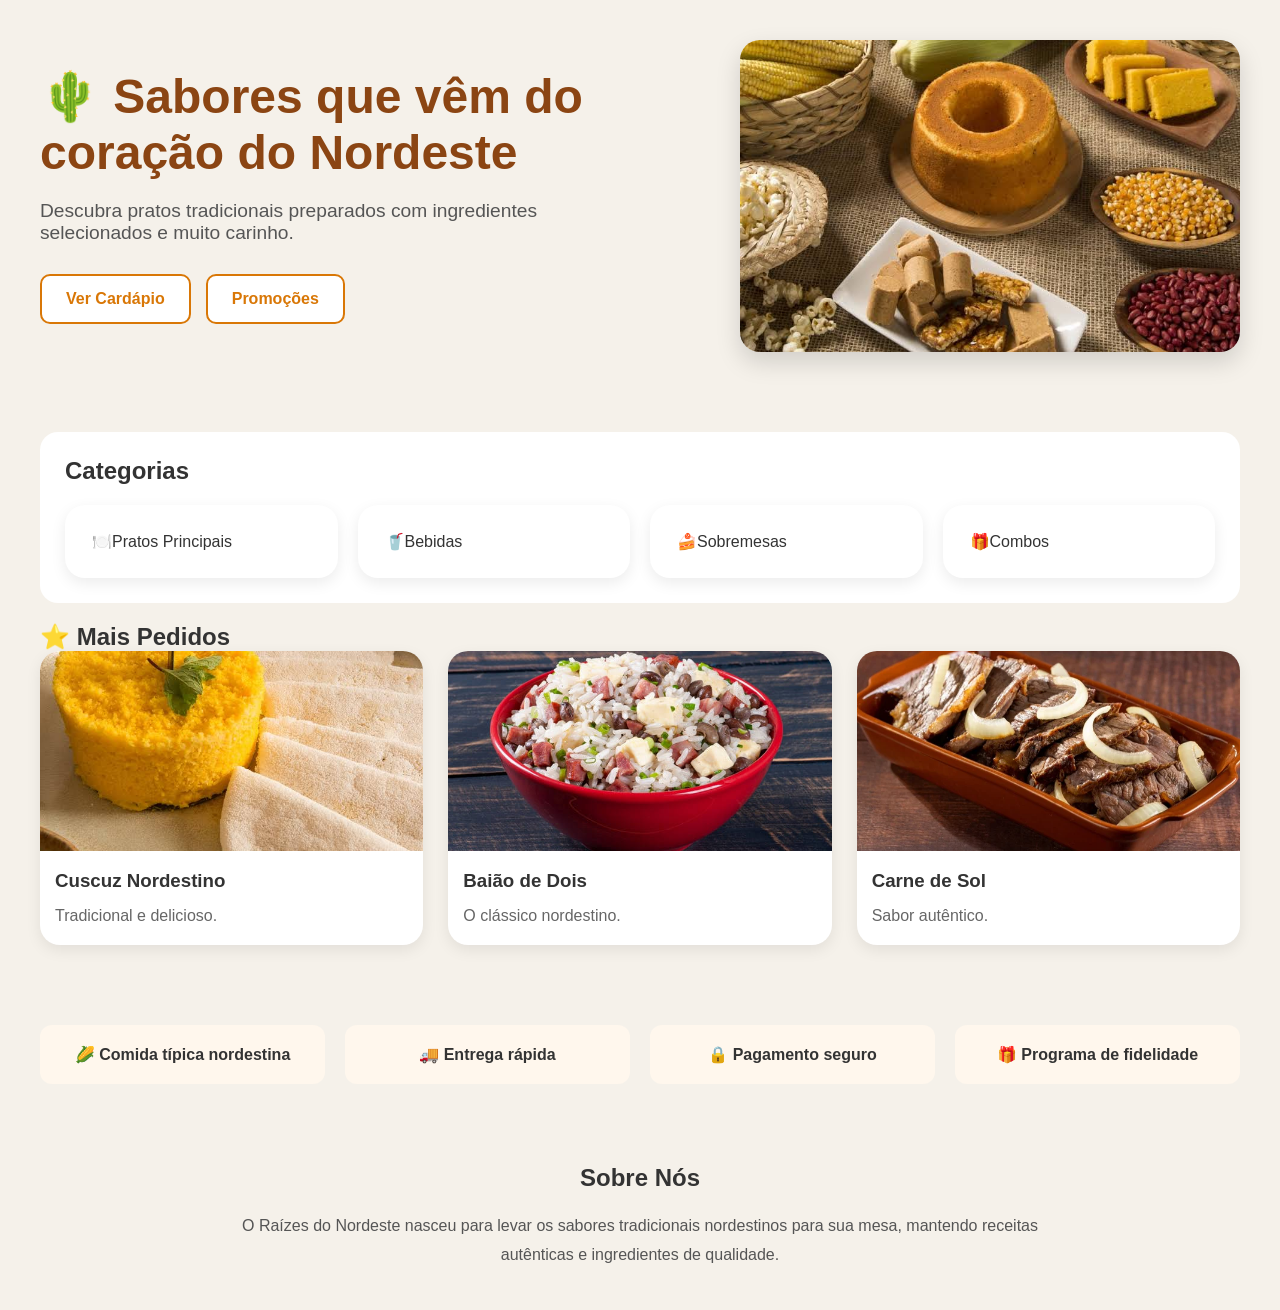
<file: Raizes do Nordeste/index.html>
<!DOCTYPE html>
<html lang="pt-BR">
<head>
    <meta charset="UTF-8">
    <meta name="viewport" content="width=device-width, initial-scale=1.0">
    <title>Inicio</title>

    <link rel="stylesheet" href="CSS/home.css">
    <link rel="shortcut icon" href="img/restaurante.png" type="image/x-icon">
</head>
<body>
    <main class="home-container">

    <!-- CONTEUDO -->
    <section class="content">
        <div class="content-pri">
            <h1>🌵 Sabores que vêm do coração do Nordeste</h1>
            <p>Descubra pratos tradicionais preparados com ingredientes selecionados e muito carinho.</p>
            <div class="content-buttons">
                <a href="cardápio.html" class="btn-primary">Ver Cardápio</a>
                <a href="promoções.html" class="btn-secondary">Promoções</a>
            </div>
        </div>
        <img src="img/Inicio.jpg" alt="">
    </section>

    <!-- CATEGORIAS -->
    <section class="categories">
        <h2>Categorias</h2>
        <div class="categories-grid">
            <div class="category-card">🍽️<span>Pratos Principais</span></div>
            <div class="category-card">🥤<span>Bebidas</span></div>
            <div class="category-card">🍰<span>Sobremesas</span></div>
            <div class="category-card">🎁<span>Combos</span></div>
        </div>
    </section>

    <!-- DESTAQUES -->
    <section class="featured">
        <h2>⭐ Mais Pedidos</h2>
        <div class="featured-grid">
            <div class="food-card">
                <img src="img/cuscuz.jpg" alt="Cuscuz">
                <h3>Cuscuz Nordestino</h3>
                <p>Tradicional e delicioso.</p>
            </div>
            <div class="food-card">
                <img src="img/Baião.jpg" alt="Baião">
                <h3>Baião de Dois</h3>
                <p>O clássico nordestino.</p>
            </div>
            <div class="food-card">
                <img src="img/Carne.jpg" alt="Carne de Sol">
                <h3>Carne de Sol</h3>
                <p>Sabor autêntico.</p>
            </div>
        </div>
    </section>

    <!-- BENEFÍCIOS -->
    <section class="benefits">
        <div class="benefit">🌽 Comida típica nordestina</div>
        <div class="benefit">🚚 Entrega rápida</div>
        <div class="benefit">🔒 Pagamento seguro</div>
        <div class="benefit">🎁 Programa de fidelidade</div>
    </section>

    <!-- SOBRE -->
    <section class="about">
        <h2>Sobre Nós</h2>
        <p>O Raízes do Nordeste nasceu para levar os sabores tradicionais nordestinos para sua mesa, mantendo receitas autênticas e ingredientes de qualidade.</p>
    </section>
</main>

    <script src="JS/Home.js"></script>

</body>
</html>
</file>
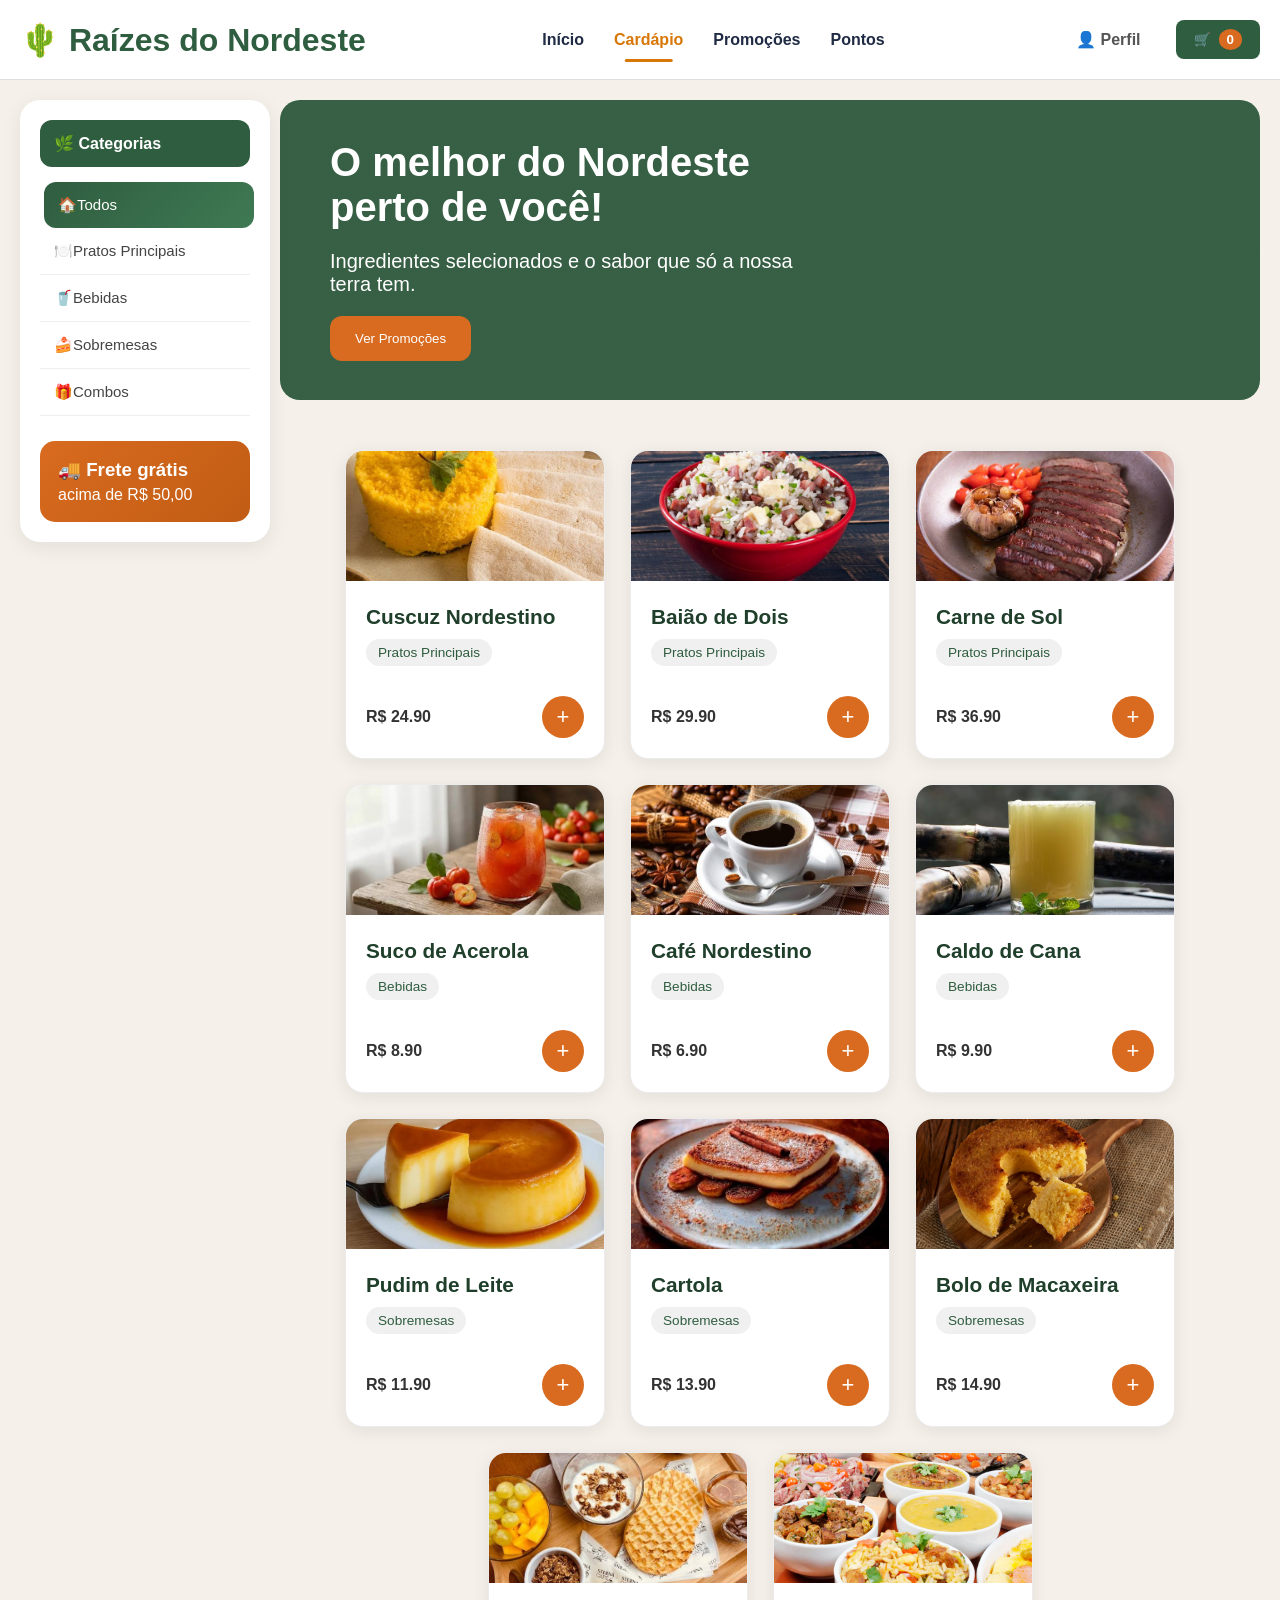
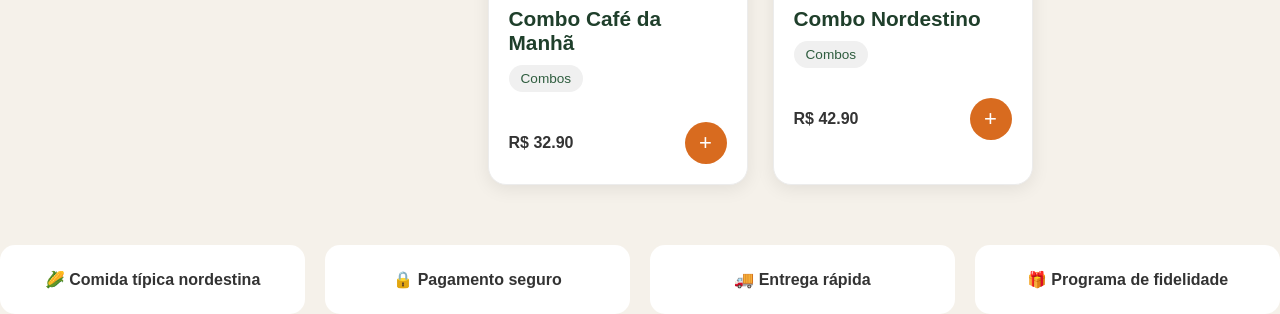
<file: Raizes do Nordeste/cardápio.html>
<!DOCTYPE html>
<html lang="pt-BR">

<head>
  <meta charset="UTF-8">
  <meta name="viewport" content="width=device-width, initial-scale=1.0">
  <title>Raízes do Nordeste</title>

  <link rel="stylesheet" href="CSS/menu.css">
  <link rel="shortcut icon" href="img/Cardápio.png" type="image/x-icon">
</head>

<body>

  <!-- HEADER -->
  <header class="header">
    <div class="logo">
      <h1>🌵 Raízes do Nordeste</h1>
    </div>
  <!-- NAVEGAÇÃO -->
    <nav class="menu">
      <a href="index.html" data-page="inicio">Início</a>
      <a href="cardápio.html" class="active" data-page="cardapio">Cardápio</a>
      <a href="promoções.html" data-page="promocoes">Promoções</a>
      <a href="pontos.html" data-page="pedidos">Pontos</a>
    </nav>
    <!-- AÇÕES -->
    <div class="header-actions">
      <a href="Login.html" class="profile-btn">👤 Perfil</a>
      <button class="cart-button" onclick="toggleCart()">🛒<span id="cart-count">0</span></button>
    </div>
  </header>

  <!-- CONTEÚDO -->
  <main class="container">
    <!-- SIDEBAR -->
    <aside class="sidebar">
      <div class="category-title">🌿 Categorias</div>
      <button class="category-btn active" onclick="filterProducts('Todos')">🏠Todos</button>
      <button class="category-btn" onclick="filterProducts('Pratos Principais')">🍽️Pratos Principais</button>
      <button class="category-btn" onclick="filterProducts('Bebidas')">🥤Bebidas</button>
      <button class="category-btn" onclick="filterProducts('Sobremesas')">🍰Sobremesas</button>
      <button class="category-btn" onclick="filterProducts('Combos')">🎁Combos</button>
      
      <div class="shipping-card">
        <h3>🚚 Frete grátis</h3>
        <p>acima de R$ 50,00</p>
      </div>
    </aside>

    <!-- Banner -->
    <div class="content">
      <section class="hero">
        <div class="hero-content">
          <h1>O melhor do Nordeste perto de você!</h1>
          <p>Ingredientes selecionados e o sabor que só a nossa terra tem.</p>
          <a href="promoções.html"><button>Ver Promoções</button></a>
        </div>
      </section>

    <!-- PRODUTOS -->
      <section class="products">
        <div id="products-container"></div>
      </section>
    </div>
  </main>

  <div class="cart-sidebar" id="cartSidebar">
    <div class="cart-header">
      <h2>🛒</h2>
      <button onclick="toggleCart()">✕</button>
    </div>
    <div id="cart-items"></div>
      <h3 id="total">Total: R$ 0,00</h3>
      <button class="checkout-btn" onclick="irParaPagamento()">Finalizar Pedido</button>
    <div id="mensagemCarrinho" class="mensagem-erro">
    ⚠️ Adicione pelo menos um item ao carrinho para continuar.
</div>
  </div>

    <!-- VANTAGENS -->
  <section class="benefits">
    <div class="benefit">🌽 Comida típica nordestina</div>
    <div class="benefit">🔒 Pagamento seguro</div>
    <div class="benefit">🚚 Entrega rápida</div>
    <div class="benefit">🎁 Programa de fidelidade</div>
  </section>

  <!-- TELA DE COMPRA -->
  <div id="successModal" class="modal">
    <div class="modal-content">
        <div class="success-icon">✔</div>
        <h2>Pedido Realizado!</h2>
        <p>Obrigado pela preferência. Seu pedido foi enviado com sucesso.</p>
        <button onclick="closeModal()">Fechar</button>
    </div>
</div>

  <script src="JS/cardapio.js"></script>

</body>
</html>
</file>
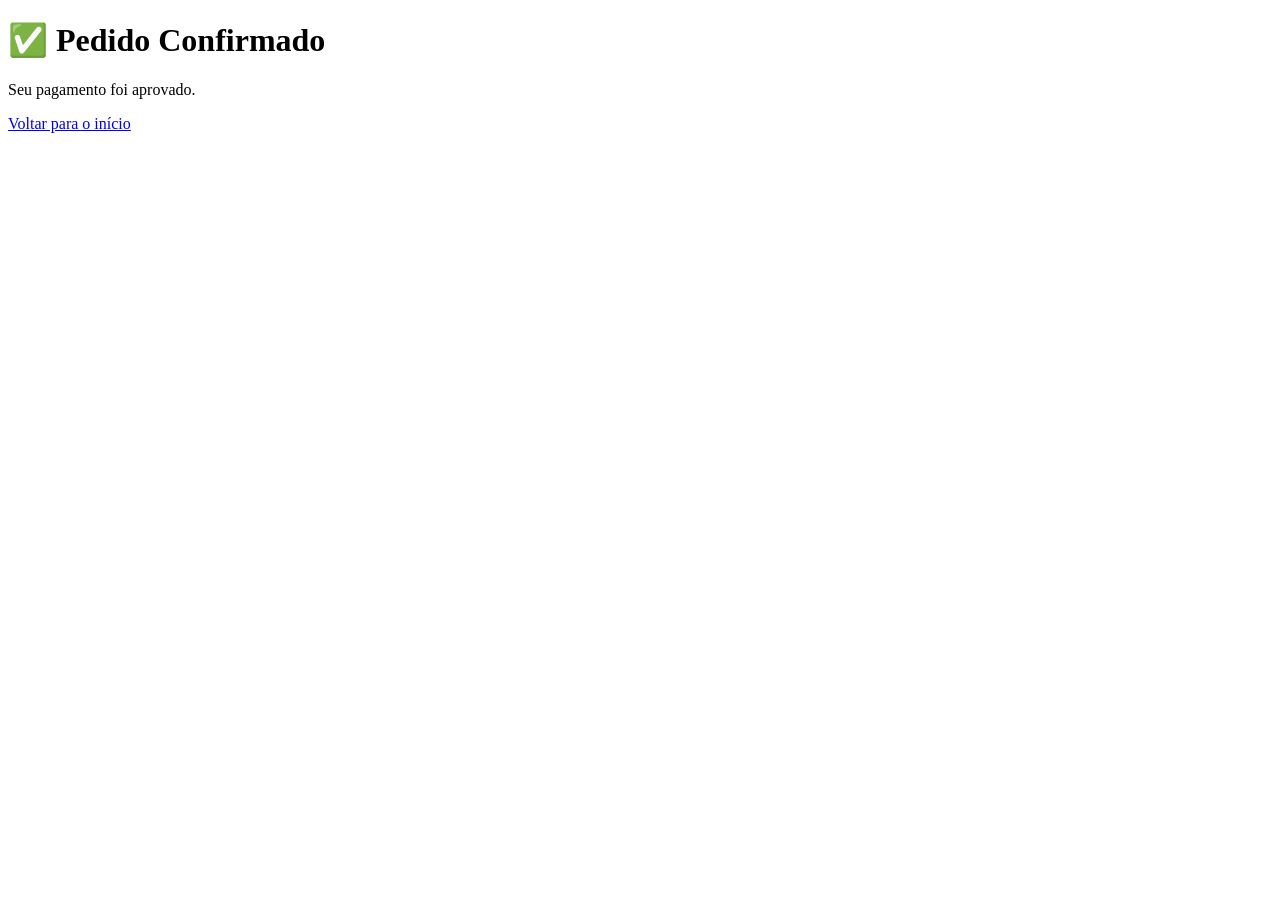
<file: Raizes do Nordeste/confirmacao.html>
<!DOCTYPE html>
<html lang="pt-BR">
<head>
<meta charset="UTF-8">
<title>Pedido Confirmado</title>
</head>
<body>

<h1>✅ Pedido Confirmado</h1>

<p>Seu pagamento foi aprovado.</p>

<a href="cardápio.html">
    Voltar para o início
</a>

</body>
</html>
</file>
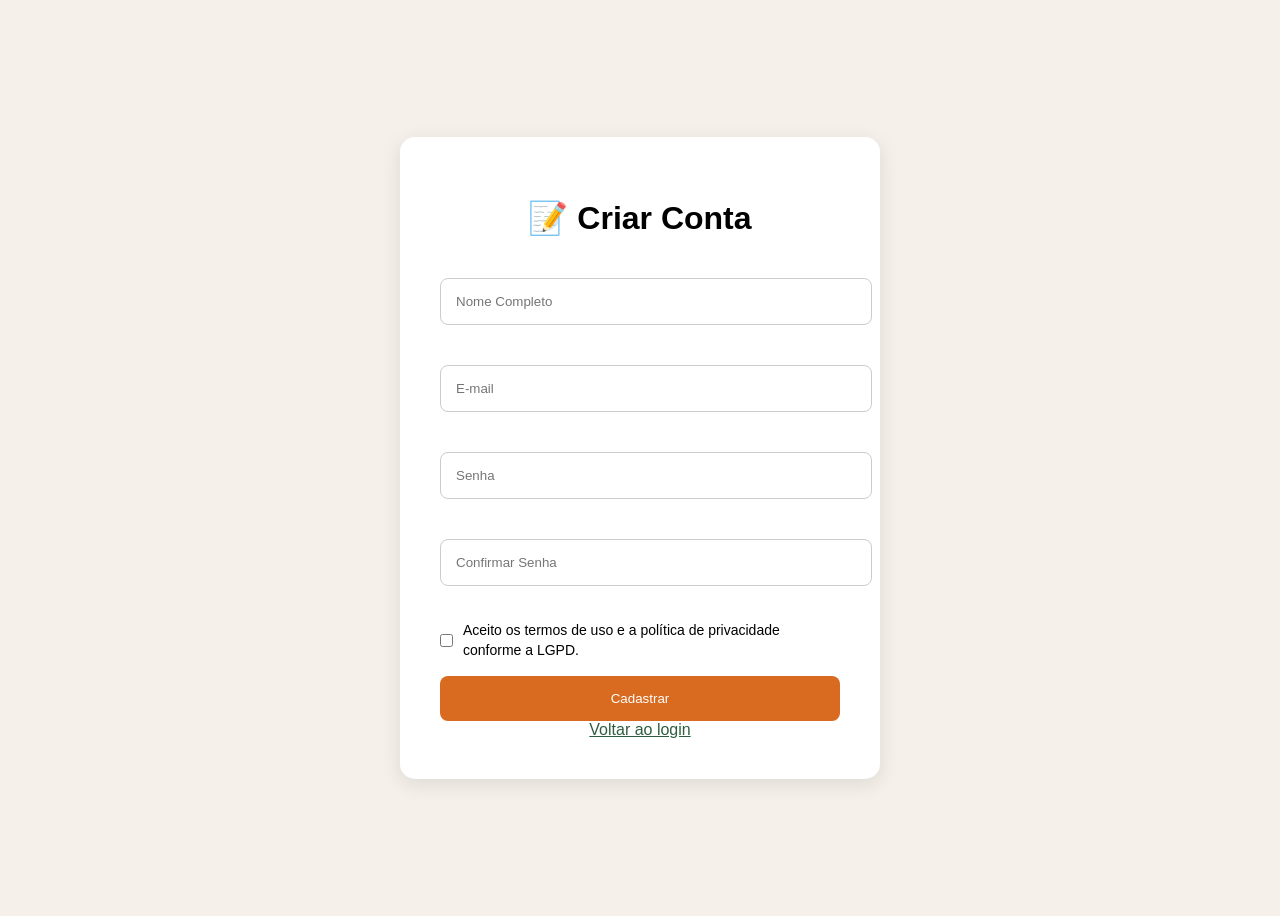
<file: Raizes do Nordeste/criarConta.html>
<!DOCTYPE html>
<html lang="pt-BR">

<head>
<meta charset="UTF-8">
<title>Criar Conta</title>

<link rel="stylesheet" href="CSS/cadastro.css">
<link rel="shortcut icon" href="img/Perfil.png" type="image/x-icon">
</head>

<body>
    <div class="container">
        <h1>📝 Criar Conta</h1>
        <div id="sucesso" class="sucesso">✅ Conta criada com sucesso! Redirecionando para o login...</div>
    <form id="cadastroForm">
        <input type="text" placeholder="Nome Completo" required>
        <input type="email" placeholder="E-mail" required>
        <input type="password" placeholder="Senha" required>
        <input type="password" placeholder="Confirmar Senha" required>
         <!-- LGPD -->
          <!-- Mensagem de erro -->
            <p id="erroLgpd" class="erro"></p>
        <div class="lgpd">
            <input type="checkbox" id="consent">
            <label for="consent">
              Aceito os termos de uso e a política
              de privacidade conforme a LGPD.
            </label>
          </div>
        <button type="submit">Cadastrar</button>

    </form>
<a href="Login.html">Voltar ao login</a>
</div>


<script src="JS/Cadastro.js"></script>

</body>
</html>
</file>
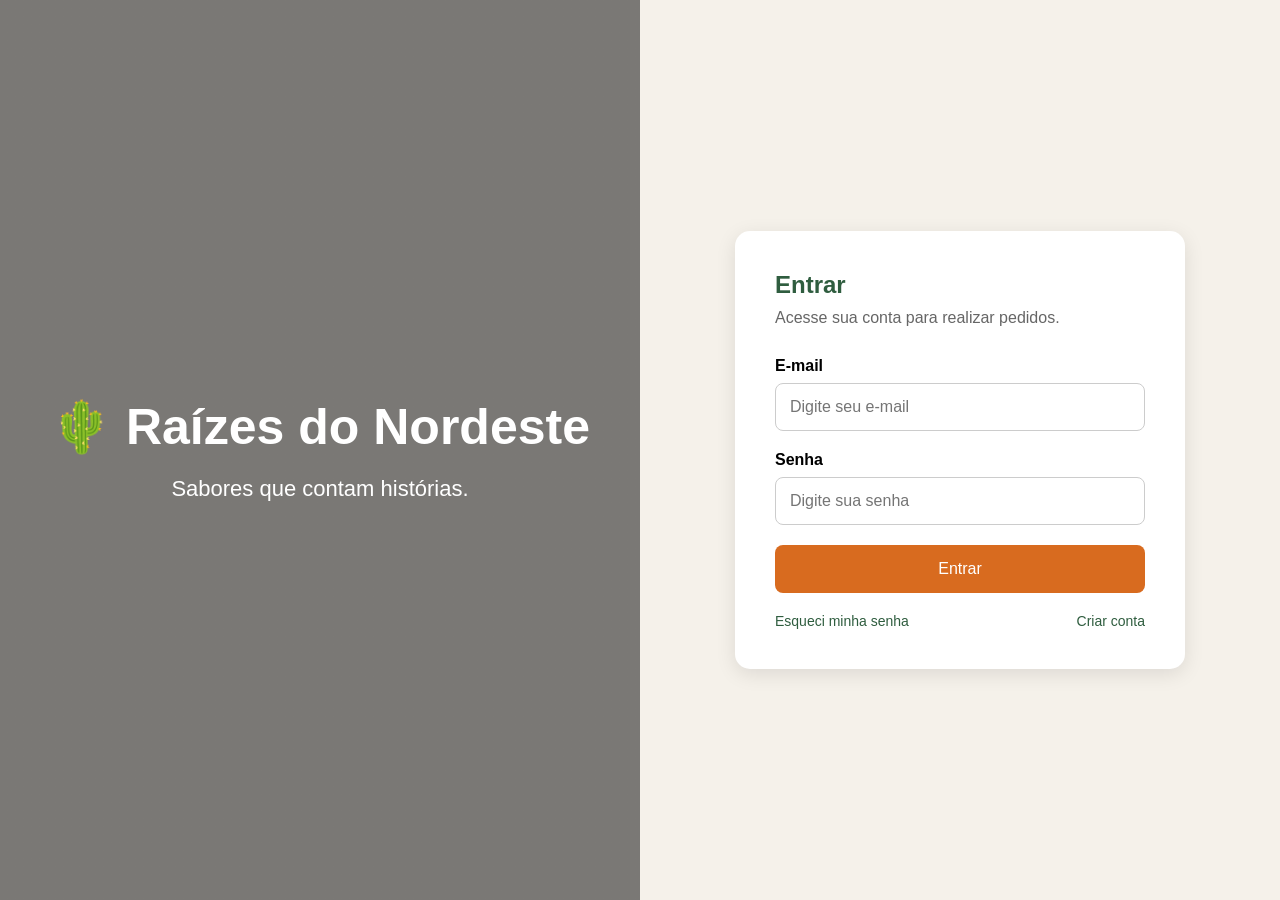
<file: Raizes do Nordeste/Login.html>
<!DOCTYPE html>
<html lang="pt-BR">

<head>

  <meta charset="UTF-8">

  <meta
    name="viewport"
    content="width=device-width, initial-scale=1.0"
  >

  <title>Login | Raízes do Nordeste</title>

  <link rel="stylesheet" href="CSS/login.css">
  <link rel="shortcut icon" href="img/Perfil.png" type="image/x-icon">

</head>

<body>

  <main class="login-container">

    <!-- LADO ESQUERDO -->
    <section class="login-banner">
      <div class="overlay">
        <h1>🌵 Raízes do Nordeste</h1>
        <p>Sabores que contam histórias.</p>
      </div>
    </section>

    <!-- FORMULÁRIO -->
    <section class="login-form-section">
      <div class="form-box">
        <h2>Entrar</h2>
        <p class="subtitle">Acesse sua conta para realizar pedidos.</p>
        <form id="loginForm">

          <!-- EMAIL -->
          <div class="input-group">
            <label>E-mail</label>
            <input
              type="email"
              id="email"
              placeholder="Digite seu e-mail"
              required
            >
          </div>

          <!-- SENHA -->
          <div class="input-group">
            <label>Senha</label>
            <input
              type="password"
              id="password"
              placeholder="Digite sua senha"
              required
            >
          </div>


          <!-- BOTÃO -->
          <button type="submit">Entrar</button>
        </form>

        <!-- LINKS -->
        <div class="links">
          <a href="senha.html">Esqueci minha senha</a>
          <a href="criarConta.html">Criar conta</a>
        </div>
      </div>
    </section>
  </main>
  <div id="mensagemLogin" class="mensagem-login">
  <h3>✅ Login realizado com sucesso!</h3>
  <p>Você será redirecionado para a página inicial em <span id="contador">3</span> segundos.</p>
</div>

  <script src="JS/login.js"></script>
</body>
</html>
</file>
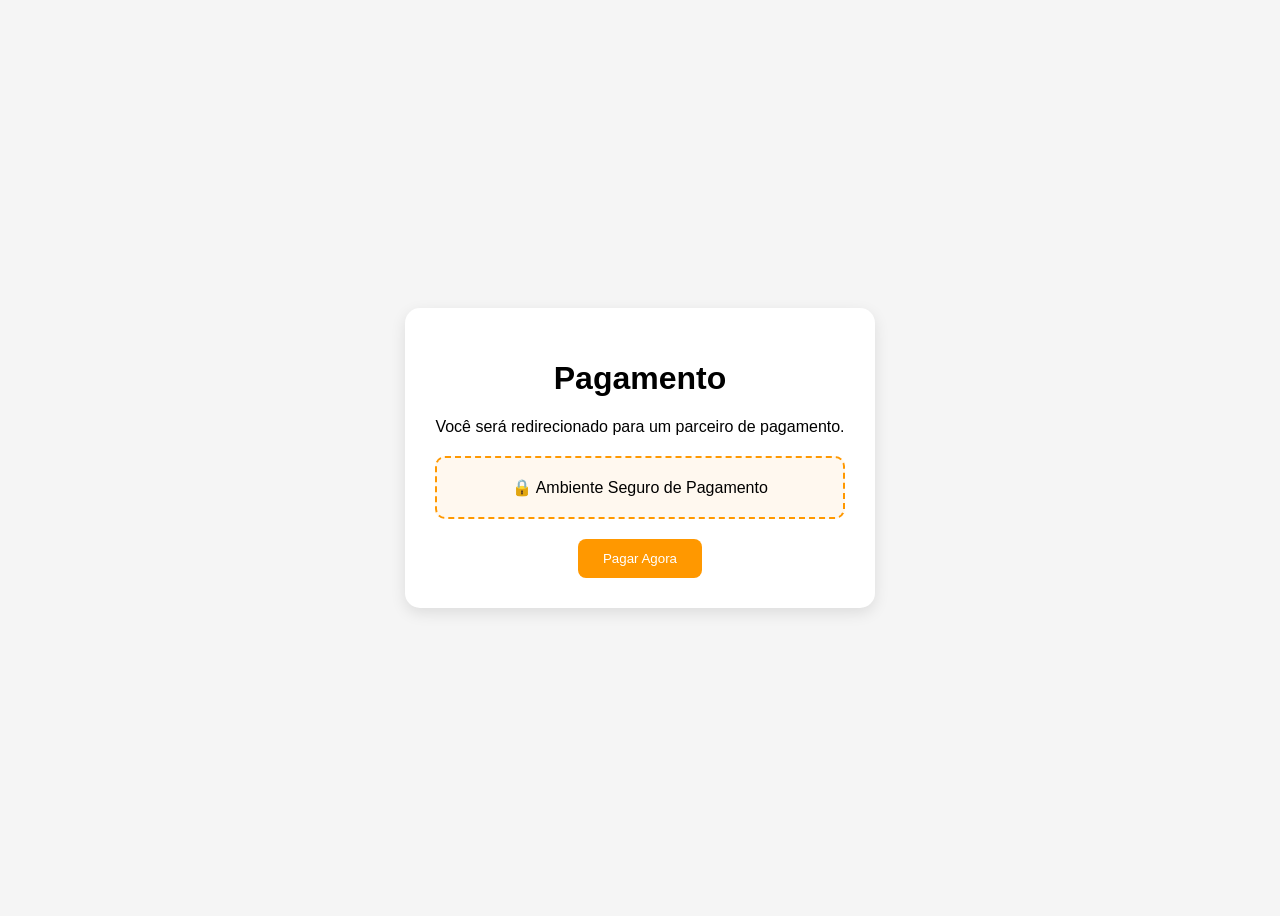
<file: Raizes do Nordeste/pagamento.html>
<!DOCTYPE html>
<html lang="pt-BR">
<head>
<meta charset="UTF-8">
<title>Pagamento</title>
<link rel="stylesheet" href="CSS/pagamento.css">
<link rel="shortcut icon" href="img/card.png" type="image/x-icon">
</head>

<body>
<div class="pagamento-container">

    <h1>Pagamento</h1>
    <p>Você será redirecionado para um parceiro de pagamento.</p>

    <div class="gateway">🔒 Ambiente Seguro de Pagamento</div>
    <button onclick="simularPagamento()">Pagar Agora</button>
</div>

<script src="JS/pagamento.js"></script>

</body>
</html>
</file>
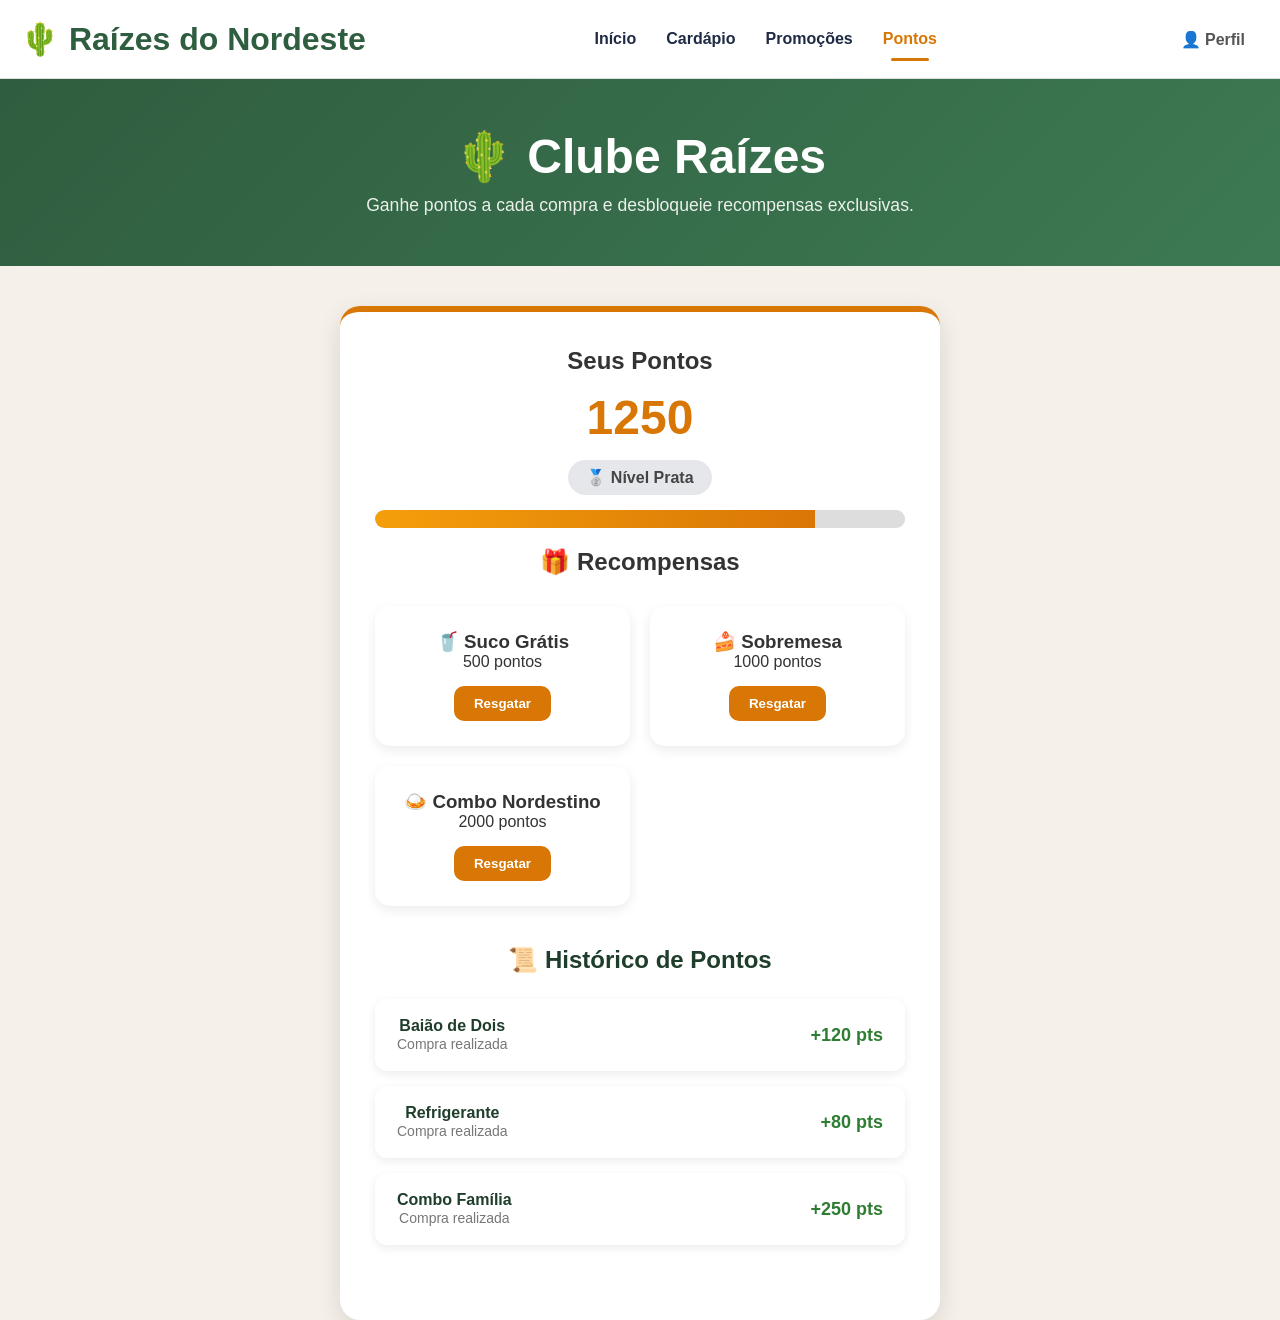
<file: Raizes do Nordeste/pontos.html>
<!DOCTYPE html>
<html lang="pt-BR">
<head>
    <meta charset="UTF-8">
    <meta name="viewport" content="width=device-width, initial-scale=1.0">
    <title>Pontos</title>

    <link rel="stylesheet" href="CSS/score.css">
    <link rel="shortcut icon" href="img/pontos.png" type="image/x-icon">
</head>
<body>

    <header class="header">

    <div class="logo">
      <h1>🌵 Raízes do Nordeste</h1>
    </div>

    <nav class="menu">
      <a href="index.html" data-page="inicio">Início</a>
      <a href="cardápio.html" data-page="cardapio">Cardápio</a>
      <a href="promoções.html" data-page="promocoes">Promoções</a>
      <a href="pontos.html" class="active" data-page="pedidos">Pontos</a>
    </nav>

    <div class="header-actions">
      <a href="Login.html" class="profile-btn">👤 Perfil</a>
    </div>

  </header>

    <div class="pontos-header">
        <h1>🌵 Clube Raízes</h1>
        <p>Ganhe pontos a cada compra e desbloqueie recompensas exclusivas.</p>
    </div>

    <div class="saldo-card">
        <h2>Seus Pontos</h2>
        <span id="pontos">1250</span>
        <div class="nivel">🥈 Nível Prata</div>

<div class="barra">

        <div class="barra">
            <div id="progresso"></div>
        </div>

        <p>250 pontos para a próxima recompensa.</p>
    </div>

    <h2>🎁 Recompensas</h2>

    <div class="recompensas">

        <div class="recompensa-card">
        <h3>🥤 Suco Grátis</h3>
        <p>500 pontos</p>
        <button class="btn-resgatar">Resgatar</button>
    </div>

        <div class="recompensa-card">
            <h3>🍰 Sobremesa</h3>
            <p>1000 pontos</p>
            <button class="btn-resgatar">Resgatar</button>
        </div>

        <div class="recompensa-card">
            <h3>🍛 Combo Nordestino</h3>
            <p>2000 pontos</p>
            <button class="btn-resgatar">Resgatar</button>
        </div>

    </div>

    

    <div class="historico">
    <h2>📜 Histórico de Pontos</h2>

    <div class="historico-item">
        <div>
            <h4>Baião de Dois</h4>
            <span>Compra realizada</span>
        </div>
        <strong>+120 pts</strong>
    </div>

    <div class="historico-item">
        <div>
            <h4>Refrigerante</h4>
            <span>Compra realizada</span>
        </div>
        <strong>+80 pts</strong>
    </div>

    <div class="historico-item">
        <div>
            <h4>Combo Família</h4>
            <span>Compra realizada</span>
        </div>
        <strong>+250 pts</strong>
    </div>
</div>
    </section>

    <div id="mensagemResgate" class="mensagem-resgate">🎉 Recompensa resgatada com sucesso!</div>

    <script src="JS/points.js"></script>
</body>
</html>
</file>
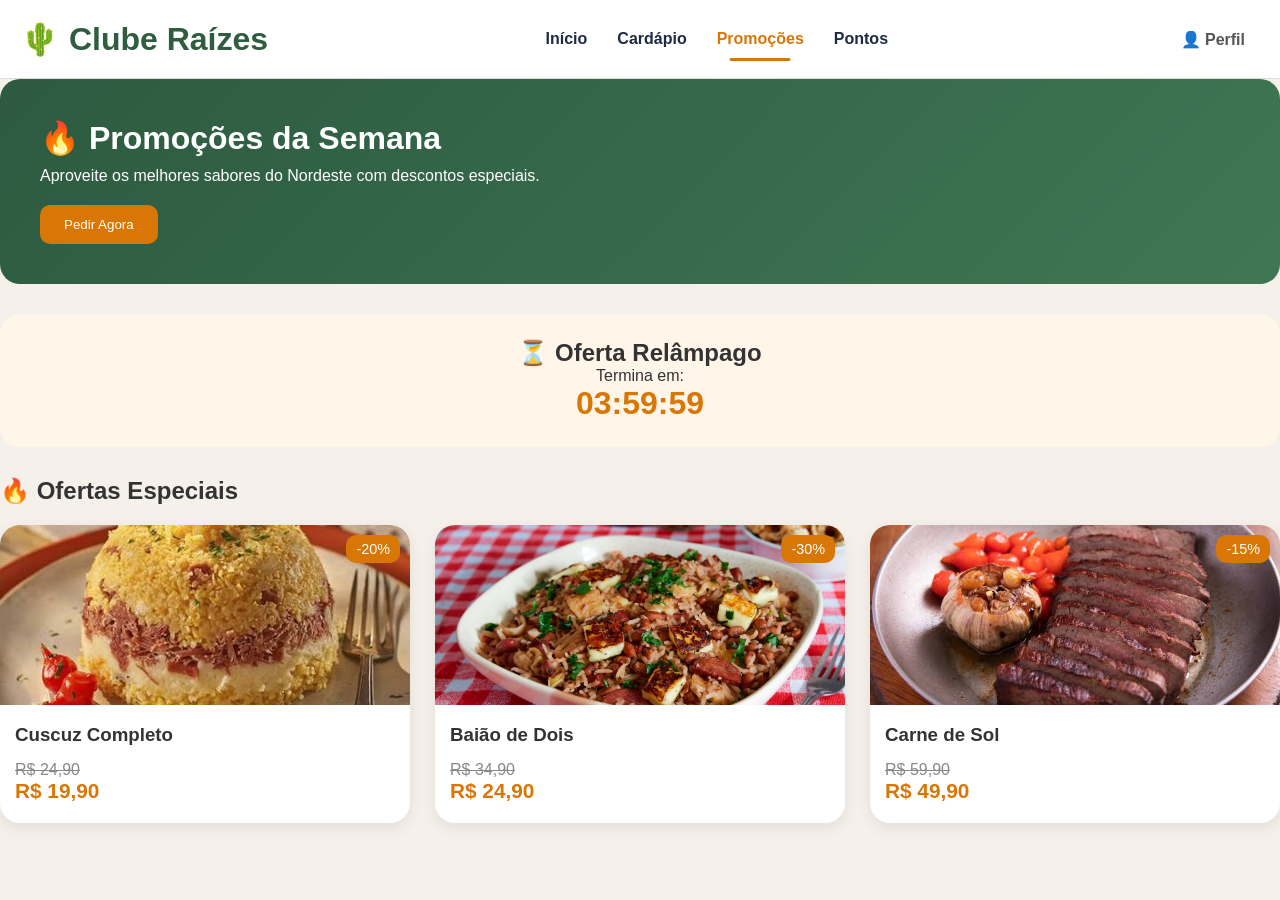
<file: Raizes do Nordeste/promoções.html>
<!DOCTYPE html>
<html lang="en">
<head>
    <meta charset="UTF-8">
    <meta name="viewport" content="width=device-width, initial-scale=1.0">
    <title>Promoções</title>


    <link rel="stylesheet" href="CSS/promocao.css">
    <link rel="shortcut icon" href="img/promotion.png" type="image/x-icon">
</head>
<body>
    <!-- HEADER -->

  <header class="header">

    <div class="logo">
      <h1>🌵 Clube Raízes</h1>
    </div>

    <nav class="menu">
      <a href="index.html" data-page="inicio">Início</a>
      <a href="cardápio.html" data-page="cardapio">Cardápio</a>
      <a href="promoções.html" class="active" data-page="promocoes">Promoções</a>
      <a href="pontos.html" data-page="pedidos">Pontos</a>
    </nav>

    <div class="header-actions">
      <a href="Login.html" class="profile-btn">👤 Perfil</a>
    </div>

  </header>




<div class="promo-banner">

    <div class="banner-texto">
        <h1>🔥 Promoções da Semana</h1>
        <p>
            Aproveite os melhores sabores do Nordeste
            com descontos especiais.
        </p>

        <button class="btn-promo">
            Pedir Agora
        </button>
    </div>

</div>


<div class="oferta-relampago">

    <h2>⏳ Oferta Relâmpago</h2>

    <p>Termina em:</p>

    <div id="contador">
        00:00:00
    </div>

</div>


<div class="titulo-secao">
    <h2>🔥 Ofertas Especiais</h2>
</div>


<div class="promocoes-grid">

    <div class="promo-card">

        <span class="desconto">
            -20%
        </span>

        <img src="img/Cuscuzcompleto.jpg" alt="Cuscuz">
        <h3>Cuscuz Completo</h3>

        <div class="precos">
            <span class="preco-antigo">R$ 24,90</span>
            <span class="preco-novo">R$ 19,90</span>
        </div>

    </div>


    <div class="promo-card">

        <span class="desconto">
            -30%
        </span>

        <img src="img/baiao+de+dois.jpg" alt="Baião">

        <h3>Baião de Dois</h3>

        <div class="precos">

            <span class="preco-antigo">R$ 34,90</span>

            <span class="preco-novo">R$ 24,90</span>

        </div>

    </div>


    <div class="promo-card">

        <span class="desconto">
            -15%
        </span>

        <img src="img/Carne de sol.jpg" alt="Carne">

        <h3>Carne de Sol</h3>

        <div class="precos">

            <span class="preco-antigo">
                R$ 59,90
            </span>

            <span class="preco-novo">
                R$ 49,90
            </span>
                </div>
            </div>
        </div>

    <script src="JS/promo.js"></script>
</body>
</html>
</file>
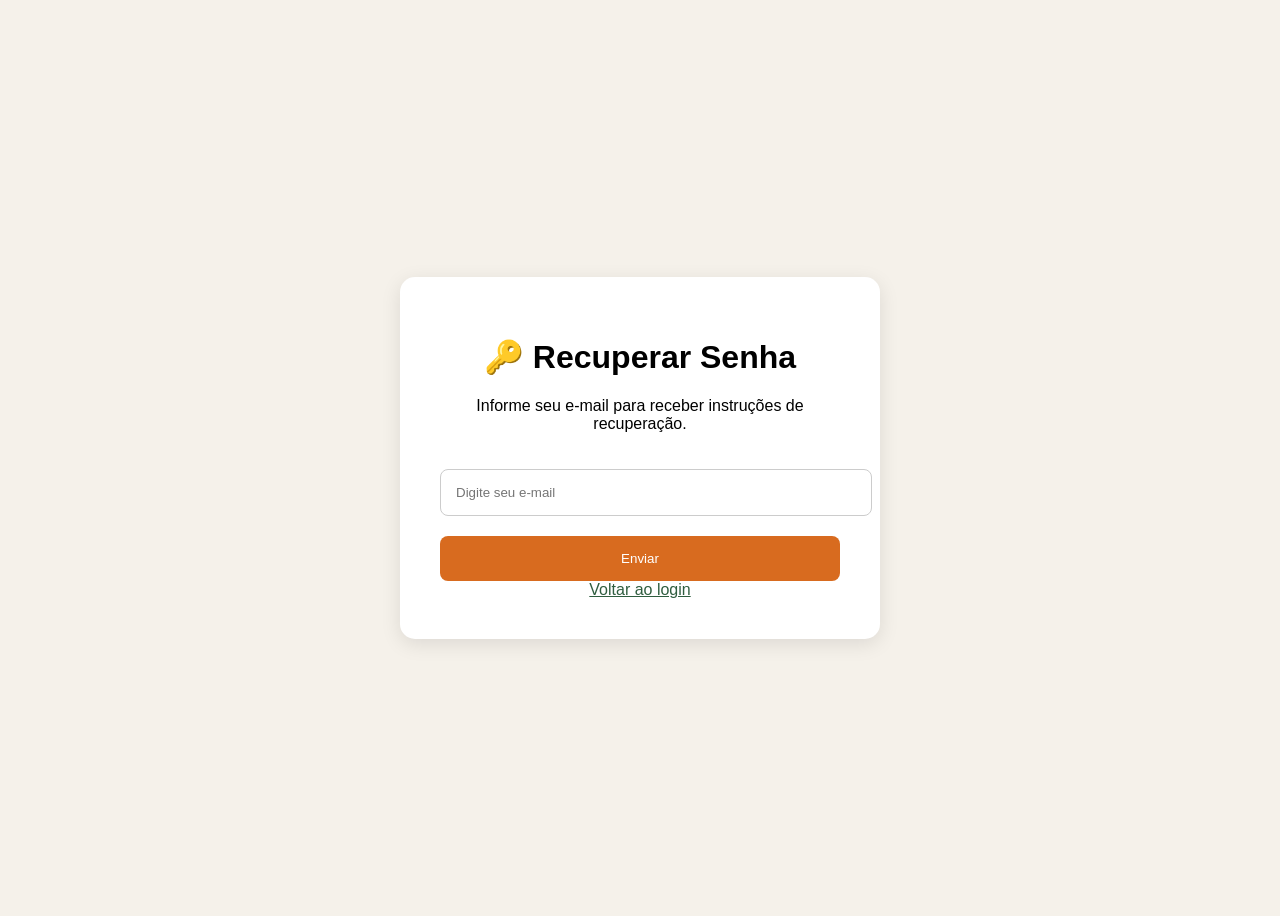
<file: Raizes do Nordeste/senha.html>
<!DOCTYPE html>
<html lang="pt-BR">

<head>
  <meta charset="UTF-8">
  <title>Recuperar Senha</title>

  <link rel="stylesheet" href="CSS/recuperarSenha.css">
  <link rel="shortcut icon" href="img/Perfil.png" type="image/x-icon">
</head>

<body>

  <div class="container">
    <h1>🔑 Recuperar Senha</h1>
    <p>Informe seu e-mail para receber instruções de recuperação.</p>

    <form id="recuperarForm">
      <input type="email" id="email" placeholder="Digite seu e-mail" required>
      <button type="submit">Enviar</button>
    </form>

    <a href="Login.html">Voltar ao login</a>
  </div>

  <script src="JS/recuperar.js"></script>

</body>
</html>
</file>
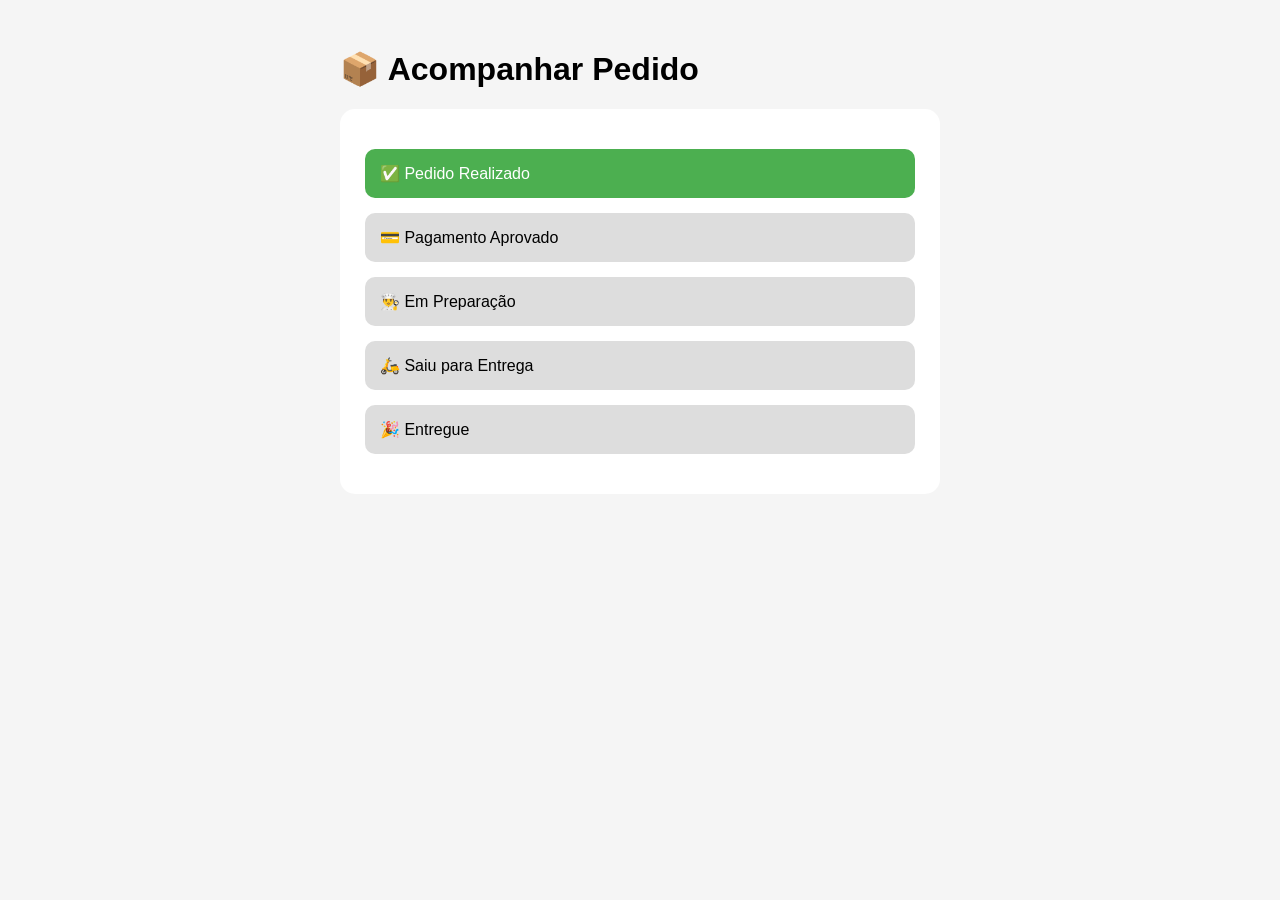
<file: Raizes do Nordeste/status.html>
<!DOCTYPE html>
<html lang="pt-BR">
<head>
<meta charset="UTF-8">
<title>Status do Pedido</title>
<link rel="stylesheet" href="CSS/status.css">
<link rel="shortcut icon" href="img/pedido.png" type="image/x-icon">
</head>

<body>
<div class="container">
    
    <h1>📦 Acompanhar Pedido</h1>

    <div class="status-card">
        <div class="etapa ativa" id="etapa1">✅ Pedido Realizado</div>
        <div class="etapa" id="etapa2">💳 Pagamento Aprovado</div>
        <div class="etapa" id="etapa3">👨‍🍳 Em Preparação</div>
        <div class="etapa" id="etapa4">🛵 Saiu para Entrega</div>
        <div class="etapa" id="etapa5">🎉 Entregue</div>
    </div>
</div>

<script src="JS/status.js"></script>

</body>
</html>
</file>
<file: Raizes do Nordeste/CSS/home.css>
* {
    margin: 0;
    padding: 0;
    box-sizing: border-box;
}

body{
    font-family: Arial, sans-serif;
    background: #f5f1ea;
    color: #333;
}
.home-container{
    padding: 40px;
}

/* Conteúdo */
.content{
    display:flex;
    align-items:center;
    justify-content:space-between;
    gap:50px;
    margin-bottom:80px;
}
.content-pri{
    max-width:600px;
}
.content h1{
    font-size:3rem;
    color:#8b4513;
    margin-bottom:20px;
}
.content p{
    font-size:1.2rem;
    color:#555;
    margin-bottom:30px;
}
.content img{
    width:450px;
    border-radius:20px;
    box-shadow:0 10px 25px rgba(0,0,0,.15);
}
.content-buttons{
    display:flex;
    gap:15px;
}

/* Botões */
.btn-primary, .btn-secondary{
    text-decoration:none;
    padding:14px 24px;
    border-radius:10px;
    font-weight:bold;
    border:2px solid #d97706;
}
.btn-primary:hover, .btn-secondary:hover{
    background: #d97706;
    color: white;
}
.btn-primary{
    background: white;
    color:#d97706;
}
.btn-secondary{
    background: white;
    color:#d97706;
}
.content img{
    width:500px;
    border-radius:20px;
}

/* CATEGORIAS */
.categories{
    background:white;
    border-radius:18px;
    padding:25px;
    transition:.3s;
    cursor:pointer;
}
.categories:hover{
     transform:translateY(-5px);
    box-shadow:0 10px 20px rgba(0,0,0,.1);
}
.categories h2{
    margin-bottom:20px;
}
.categories-grid{
    display:grid;
    grid-template-columns:repeat(auto-fit,minmax(200px,1fr));
    gap:20px;
}
.category-card{
     background:white;
    border-radius:20px;
    padding:25px;
    box-shadow:0 5px 15px rgba(0,0,0,.08);
    transition:
        transform .3s ease,
        box-shadow .3s ease,
        border-color .3s ease;
    border:2px solid transparent;
}

.category-card:hover{
    transform:translateY(-8px);
    border-color:#d97706;
    box-shadow:
        0 12px 25px rgba(0,0,0,.1),
        0 0 20px rgba(217,119,6,.15);
}


/* DESTAQUES */
.featured{
    margin-bottom:80px;
    margin-top: 20px;
}
.featured-grid{
    display:grid;
    grid-template-columns:repeat(auto-fit,minmax(250px,1fr));
    gap:25px;
}
.food-card{
    background:white;
    border-radius:20px;
    overflow:hidden;
    box-shadow:0 5px 15px rgba(0,0,0,.08);
    transition:.3s;
}
.food-card:hover{
    transform:translateY(-6px);
}
.food-card img{
    width:100%;
    height:200px;
    object-fit:cover;
}
.food-card h3{
    padding:15px;
}
.food-card p{
    padding:0 15px 20px;
    color:#666;
}

/* BENEFÍCIOS */
.benefits{
    display:grid;
    grid-template-columns:repeat(4,1fr);
    gap:20px;
    margin-bottom:80px;
}

.benefit{
    background:#fff7ed;
    padding:20px;
    border-radius:12px;
    text-align:center;
    font-weight:600;
}

/* SOBRE */
.about{
    text-align:center;
    max-width:800px;
    margin:auto;
}

.about h2{
    margin-bottom:20px;
}

.about p{
    line-height:1.8;
    color:#555;
}

/* RESPONSIVO */

@media (max-width: 900px) {

  .container {

    grid-template-columns: 1fr;
  }

  .menu {

    display: none;
  }
}
</file>
<file: Raizes do Nordeste/CSS/menu.css>
* {
  margin: 0;
  padding: 0;
  box-sizing: border-box;
}

body {
  font-family: Arial, sans-serif;
  background: #f5f1ea;
  color: #333;
}

/* HEADER */
.header {
  background: white;
  display: flex;
  justify-content: space-between;
  align-items: center;
  padding: 20px;
  border-bottom: 1px solid #ddd;
  position: sticky;
  top: 0;
  z-index: 1000;
}

.logo h1 {
  color: #2f5d3f;
}

.menu {
  display: flex;
  gap: 30px;
}
.menu a {
  position: relative;
  text-decoration: none;
  color: #1f2a44;
  font-weight: 600;
  padding: 8px 0;
  transition: 0.3s;
}
.menu a::after {
  content: "";
  position: absolute;
  left: 50%;
  bottom: -5px;
  transform: translateX(-50%);
  width: 0;
  height: 3px;
  background: #d97706;
  border-radius: 10px;
  transition: 0.3s ease;
}
.menu a.active {
  color: #d97706;
}
.menu a.active::after {
  width: 70%;
}

.user{
  font-weight: bold;
}
.profile-btn{
  text-decoration:none;
  color:#555;
  font-weight:600;
  padding:10px 15px;
  border-radius:12px;
  transition:.3s;
}
.profile-btn:hover{
    background:#f3f3f3;
    color:#2f5d3f;
    transform: translateY(-2px);
}

/* LAYOUT */
.container{
  display: grid;
  grid-template-columns:220px 1fr;
  gap: 20px;
  padding: 20px;
}
.content{
  display: flex;
  flex-direction: column;
  gap: 30px;
}

/* SIDEBAR */
.sidebar{
  background: #fff;
  border-radius: 20px;
  padding: 20px;
  box-shadow: 0 5px 20px rgba(0,0,0,.08);
  height: fit-content;
  width: 250px;
}
.sidebar h2{
  margin-bottom: 20px;
}
.sidebar button{
  width: 100%;
  display: flex;
  align-items: center;
  gap: 12px;
  padding: 14px;
  border: none;
  background: transparent;
  border-bottom: 1px solid #eee;
  color: #444;
  cursor: pointer;
  transition: .3s;
  text-align: left;
  font-size: 15px;
}
.sidebar button.active{
  background: linear-gradient(135deg,#2f5d3f,#3f7a54);
  color: white;
  border-radius: 12px;
  border: none;
  transform: translateX(4px);
}
.sidebar button.active:hover{
  background: #244730;
}
.sidebar button:hover{
  background: #f7f3ea;
  color: #2f5d3f;
  border-radius: 10px;
}
.category-title{
  background: #2f5d3f;
  color: white;
  padding: 14px;
  border-radius: 12px;
  font-weight: bold;
  margin-bottom: 15px;
}
.shipping-card{
  margin-top: 25px;
  background: linear-gradient(135deg,#d86b1f,#c15c14);
  color: white;
  padding: 18px;
  border-radius: 15px;
}
.shipping-card h3{
  margin-bottom: 5px;
}


.hero{
  height: 300px;
  border-radius: 20px;
  overflow: hidden;
  background:linear-gradient(rgba(22,70,40,.85),rgba(22,70,40,.85)),
  url("https://images.unsplash.com/photo-1504674900247-0877df9cc836");
  background-size: cover;
  background-position: center;
  display: flex;
  align-items: center;
  padding: 50px;
  margin-bottom: 20px;
  margin-left: 20px;
}
.hero-content{
  max-width: 500px;
  color: white;
}
.hero h1{
  font-size: 40px;
  margin-bottom: 20px;
}
.hero p{
  font-size: 20px;
  margin-bottom: 20px;
}
.hero button{
  background: #d86b1f;
  color: white;
  border: none;
  padding: 15px 25px;
  border-radius: 12px;
  cursor: pointer;
}

/* PRODUTOS */
#products-container{
  display: flex;
  flex-wrap: wrap;
  justify-content: center;
  gap: 25px;
  width: 100%;
}
.products{
  width: 100%;
}
.product-card{
  width: 260px;
  background: white;
  border-radius: 18px;
  overflow: hidden;
  box-shadow: 0 4px 18px rgba(0,0,0,.08);
  transition: .3s;
  border: 1px solid #ececec;
}
.product-card:hover{
  transform: translateY(-5px);
}
.product-card img{
  width: 100%;
  height: 130px;
  object-fit: cover;
}
.product-body{
  padding: 20px;
}
.product-body h3{
  margin-bottom: 10px;
  color: #1f3f2b;
  font-size: 1.3rem;
}
.product-body p{
  color: #666;
  margin-bottom: 12px;
  line-height: 1.4;
}

.category{
  display: inline-block;
  background: #f0f0f0;
  color: #2f5d3f;
  padding: 6px 12px;
  border-radius: 999px;
  font-size: 0.85rem;
  margin-bottom: 15px;
}

.price-cart{
  display: flex;
  justify-content: space-between;
  align-items: center;
  margin-top: 15px;
}
.price-cart button{
  width: 42px;
  height: 42px;
  border: none;
  border-radius: 50%;
  background: #d86b1f;
  color: white;
  font-size: 22px;
  cursor: pointer;
  transition: .3s;
}
.price-cart button:hover{
  transform: scale(1.1);
  background: #bf5d17;
}

/* HEADER ACTIONS */
.header-actions{
  display: flex;
  align-items: center;
  gap: 20px;
}

/* BOTÃO CARRINHO */
.cart-button{
  position: relative;
  border: none;
  background: #2f5d3f;
  color: white;
  padding: 12px 18px;
  border-radius: 8px;
  cursor: pointer;
  font-weight: bold;
}

/* CONTADOR */
#cart-count{
  background: #d86b1f;
  padding: 3px 8px;
  border-radius: 50%;
  margin-left: 8px;
}

/* SIDEBAR */
.cart-sidebar{
  position: fixed;
  top: 0;
  right: -400px;
  width: 350px;
  height: 100vh;
  background: white;
  box-shadow: -5px 0 20px rgba(0,0,0,0.2);
  padding: 20px;
  transition: 0.4s;
  z-index: 1000;
  overflow-y: auto;
}

/* ABERTO */
.cart-sidebar.active{
  right: 0;
}

/* HEADER */
.cart-header{
  display:flex;
    justify-content:space-between;
    align-items:center;
    padding-bottom:15px;
    margin-bottom:20px;
    border-bottom:2px solid #f0f0f0;
}
.cart-header h2{
    color:#2f5d3f;
    font-size:1.5rem;
}

.cart-header button{
  width:40px;
  height:40px;
  border:none;
  border-radius:50%;
  background:#f5f5f5;
  cursor:pointer;
  transition:.3s;
}

.cart-header button:hover{
  background:#e8e8e8;
  transform:rotate(90deg);
}


/* ITEM */

.cart-item{
  background:#fafafa;
  border-radius:12px;
  padding:15px;
  margin-bottom:12px;
  border:1px solid #ececec;
  transition:.3s;
}
.cart-item:hover{
  transform:translateY(-2px);
  box-shadow:0 4px 10px rgba(0,0,0,.08);
}

/* ITEM DO CARRINHO */
.cart-item-info{
  display: flex;
  justify-content: space-between;
  align-items: center;
}
.cart-name{
  font-size:15px;
  color:#2f5d3f;
  font-weight:700;
}
.cart-price{
color:#d86b1f;
    font-weight:600;
}

/* BOTÃO REMOVER */
.remove-btn{
  border:none;
  background:#ffefef;
  color:#d9534f;
  width:35px;
  height:35px;
  border-radius:50%;
  cursor:pointer;
  transition:.3s;
}
.remove-btn:hover{
  background:#d9534f;
  color:white;
  transform:scale(1.1);
}

/* BOTÃO FINALIZAR */
.checkout-btn{
  width:100%;
  margin-top:20px;
  padding:16px;
  border:none;
  border-radius:12px;
  background:linear-gradient(135deg, #d86b1f, #c15c14);
  color:white;
  font-size:1rem;
  font-weight:700;
  cursor:pointer;
  transition:.3s;
}
.checkout-btn:hover{
  transform:translateY(-3px);
  box-shadow:0 8px 20px rgba(216,107,31,.35);
}

.empty-cart{
  text-align:center;
  padding:40px 20px;
}
.empty-icon{
  font-size:3rem;
  margin-bottom:10px;
}
.empty-cart h3{
  color:#2f5d3f;
  margin-bottom:8px;
}
.empty-cart p{
  color:#777;
}

/* RODAPÉ */
.benefits{
  margin-top: 40px;
  display: grid;
  grid-template-columns:repeat(auto-fit,minmax(200px,1fr));
  gap: 20px;
}
.benefit{
  background: white;
  padding: 25px;
  border-radius: 15px;
  text-align: center;
  font-weight: bold;
}

.modal{
  position:fixed;
  inset:0;
  background:rgba(0,0,0,.5);
  display:flex;
  justify-content:center;
  align-items:center;
  opacity:0;
  visibility:hidden;
  transition:.3s;
  z-index:2000;
}
.modal.active{
  opacity:1;
  visibility:visible;
}
.modal-content{
  background:white;
  width:90%;
  max-width:400px;
  text-align:center;
  padding:30px;
  border-radius:20px;
  animation:pop .3s ease;
}

.success-icon{
  width:80px;
  height:80px;
  margin:auto;
  display:flex;
  justify-content:center;
  align-items:center;
  border-radius:50%;
  background:#4CAF50;
  color:white;
  font-size:2rem;
  margin-bottom:20px;
}

.modal-content h2{
  color:#2f5d3f;
  margin-bottom:10px;
}

.modal-content p{
  color:#666;
  margin-bottom:20px;
}

.modal-content button{
  border:none;
  background:#d86b1f;
  color:white;
  padding:12px 25px;
  border-radius:10px;
  cursor:pointer;
}

.mensagem-erro{
    display: none;
    background: #fff3cd;
    color: #856404;
    border: 1px solid #ffeeba;
    padding: 12px;
    margin-top: 15px;
    border-radius: 8px;
    text-align: center;
    font-weight: 500;
}

.mensagem-erro.mostrar{
    display: block;
}

@keyframes pop{
    from{
      transform:scale(.8);
      opacity:0;
    }

    to{
      transform:scale(1);
      opacity:1;
    }
}


/* RESPONSIVO */
@media (max-width: 900px) {
  .container {
    grid-template-columns: 1fr;
  }
  .menu {
    display: none;
  }
}
</file>
<file: Raizes do Nordeste/CSS/cadastro.css>
body{
  font-family: Arial;
  background:#f5f1ea;
  display:flex;
  justify-content:center;
  align-items:center;
  height:100vh;
}

.container{
  background:white;
  padding:40px;
  border-radius:15px;
  width:400px;
  text-align:center;
  box-shadow:0 5px 20px rgba(0,0,0,.1);
}
.sucesso{
  display: none;
  background: #e8f5e9;
  color: #2e7d32;
  border: 1px solid #81c784;
  padding: 12px;
  border-radius: 8px;
  margin-bottom: 15px;
  font-size: 14px;
  font-weight: bold;
}

input:not([type="checkbox"]){
  width:100%;
  padding:15px;
  margin:20px 0;
  border:1px solid #ccc;
  border-radius:8px;
}

button{
  width:100%;
  padding:15px;
  border:none;
  border-radius:8px;
  background:#d86b1f;
  color:white;
  cursor:pointer;
}
/* LGPD */
.lgpd{
  display: flex;
  align-items: center;
  justify-content: flex-start;
  gap: 10px;
  margin: 15px 0;
  text-align: left;
}

.lgpd input[type="checkbox"]{
  width: auto;
  margin: 0;
}

.lgpd label{
  flex: 1;
  font-size: 14px;
  line-height: 1.4;
}
.erro{
  display: none;
  color: #b00020;
  background: #ffe5e5;
  border: 1px solid #ffb3b3;
  padding: 10px;
  border-radius: 6px;
  margin-bottom: 10px;
}

a{
  color: #2f5d3f;
}
/* RESPONSIVO */
@media (max-width: 900px) {
  .container {
    grid-template-columns: 1fr;
  }
  .menu {
    display: none;
  }
}
</file>
<file: Raizes do Nordeste/CSS/login.css>
*{
  margin: 0;
  padding: 0;
  box-sizing: border-box;
}

body{
  font-family: Arial, sans-serif;
  background: #f5f1ea;
}

/* CONTAINER */
.login-container{
  display: grid;
  grid-template-columns: 1fr 1fr;
  min-height: 100vh;
}

/* BANNER */
.login-banner{
  background:linear-gradient(rgba(0,0,0,0.5), rgba(0,0,0,0.5)), url("https://i.pinimg.com/736x/49/16/8e/49168e8f34c93e9c5deffe09da035806.jpg");
  background-size: cover;
  background-position: center;
  display: flex;
  justify-content: center;
  align-items: center;
  color: white;
  padding: 40px;
}

.overlay{
  text-align: center;
}

.overlay h1{
  font-size: 50px;
  margin-bottom: 20px;
}

.overlay p{
  font-size: 22px;
}

/* FORM */
.login-form-section{
  display: flex;
  justify-content: center;
  align-items: center;
  padding: 40px;
}

.form-box{
  background: white;
  width: 100%;
  max-width: 450px;
  padding: 40px;
  border-radius: 15px;
  box-shadow: 0 5px 20px rgba(0,0,0,0.1);
}

.form-box h2 {
  color: #2f5d3f;
  margin-bottom: 10px;
}

.subtitle{
  margin-bottom: 30px;
  color: #666;
}

/* INPUTS */
.input-group{
  margin-bottom: 20px;
}

.input-group label{
  display: block;
  margin-bottom: 8px;
  font-weight: bold;
}

.input-group input{
  width: 100%;
  padding: 14px;
  border: 1px solid #ccc;
  border-radius: 8px;
  font-size: 16px;
}


/* BOTÃO */
button{
  width: 100%;
  padding: 15px;
  border: none;
  border-radius: 8px;
  background: #d86b1f;
  color: white;
  font-size: 16px;
  cursor: pointer;
  transition: 0.3s;
}
button:hover{
  background: #b95a18;
}

/* LINKS */
.links{
  display: flex;
  justify-content: space-between;
  margin-top: 20px;
}

.links a{
  color: #2f5d3f;
  text-decoration: none;
  font-size: 14px;
}


.mensagem-login{
  position: fixed;
  top: 50%;
  left: 50%;
  transform: translate(-50%, -50%) scale(0.9);
  background: white;
  color: #2f5d3f;
  padding: 30px;
  border-radius: 15px;
  text-align: center;
  box-shadow: 0 10px 30px rgba(0,0,0,.2);
  opacity: 0;
  visibility: hidden;
  transition: all .3s ease;
  z-index: 9999;
}

.mensagem-login.mostrar{
  opacity: 1;
  visibility: visible;
  transform: translate(-50%, -50%) scale(1);
}

/* RESPONSIVO */
@media (max-width: 900px) {
  .container {
    grid-template-columns: 1fr;
  }
  .menu {
    display: none;
  }
}
</file>
<file: Raizes do Nordeste/CSS/pagamento.css>
body{
    font-family: Arial, sans-serif;
    background:#f5f5f5;
    display:flex;
    justify-content:center;
    align-items:center;
    height:100vh;
}

.pagamento-container{
    background:white;
    padding:30px;
    border-radius:15px;
    text-align:center;
    box-shadow:0 5px 15px rgba(0,0,0,.1);
}

.gateway{
    margin:20px 0;
    padding:20px;
    border:2px dashed #ff9800;
    border-radius:10px;
    background:#fff8ef;
}

button{
    background:#ff9800;
    color:white;
    border:none;
    padding:12px 25px;
    border-radius:8px;
    cursor:pointer;
}
/* RESPONSIVO */

@media (max-width: 900px) {

  .container {

    grid-template-columns: 1fr;
  }

  .menu {

    display: none;
  }
}
</file>
<file: Raizes do Nordeste/CSS/score.css>
*{
  margin: 0;
  padding: 0;
  box-sizing: border-box;
}

body{
  font-family: Arial, sans-serif;
  background: #f5f1ea;
  color: #333;
}

/* HEADER */
.header{
  background: white;
  display: flex;
  justify-content: space-between;
  align-items: center;
  padding: 20px;
  border-bottom: 1px solid #ddd;
  position: sticky;
  top: 0;
  z-index: 1000;
}

.logo h1{
  color: #2f5d3f;
}

.menu{
  display: flex;
  gap: 30px;
}

.menu a{
  position: relative;
  text-decoration: none;
  color: #1f2a44;
  font-weight: 600;
  padding: 8px 0;
  transition: 0.3s;
}
.menu a::after{
  content: "";
  position: absolute;
  left: 50%;
  bottom: -5px;
  transform: translateX(-50%);
  width: 0;
  height: 3px;
  background: #d97706;
  border-radius: 10px;
  transition: 0.3s ease;
}
.menu a.active{
    color: #d97706;
}
.menu a.active::after{
  width: 70%;
}


.profile-btn{
  text-decoration:none;
  color:#555;
  font-weight:600;
  padding:10px 15px;
  border-radius:12px;
  transition:.3s;
}
.profile-btn:hover{
    background:#f3f3f3;
    color:#2f5d3f;
    transform: translateY(-2px);
}


.pontos-header{
  text-align:center;
  padding:50px 20px;
  background:linear-gradient(135deg, #2f5d3f, #3d7a53);
  color:white;
  margin-bottom:40px;
}

.pontos-header h1{
    color:white;
    font-size:3rem;
    margin-bottom:10px;
}
.pontos-header p{
    font-size:1.1rem;
    opacity:.9;
}

.saldo-card{
  background:white;

    max-width:600px;

    margin:auto;

    padding:35px;

    border-radius:20px;

    text-align:center;

    box-shadow:0 8px 25px rgba(0,0,0,.12);

    border-top:6px solid #d97706;
}

#pontos{
    display:block;

    font-size:3rem;
    font-weight:bold;

    color:#d97706;

    margin:15px 0;
}

.barra{
    width:100%;
    height:18px;
    background:#ddd;
    border-radius:20px;
    overflow:hidden;
    margin-bottom: 20px;
}

#progresso{
    width:83%;
    height:100%;

    background:linear-gradient(
        to right,
        #f59e0b,
        #d97706
    );
}

.recompensas{
    display:grid;

    grid-template-columns:repeat(auto-fit,minmax(250px,1fr));

    gap:20px;

    margin-top:30px;
}

.recompensa-card{
    background:white;

    padding:25px;

    border-radius:15px;

    text-align:center;

    transition:.3s;

    cursor:pointer;

    box-shadow:0 4px 12px rgba(0,0,0,.08);;
}

.recompensa-card:hover{

    transform:translateY(-8px);

    box-shadow:0 10px 20px rgba(0,0,0,.12);
}
.btn-resgatar{

    margin-top:15px;

    padding:10px 20px;

    border:none;

    border-radius:10px;

    background:#d97706;

    color:white;

    cursor:pointer;

    font-weight:bold;

    transition:.3s;
}

.btn-resgatar:hover{

    background:#b45309;
}

.historico {
    max-width: 700px;
    margin: 40px auto;
}

.historico h2 {
    text-align: center;
    margin-bottom: 25px;
    color: #1f3d2b;
}

.historico-item {
    background: white;
    border-radius: 12px;
    padding: 18px 22px;
    margin-bottom: 15px;

    display: flex;
    justify-content: space-between;
    align-items: center;

    box-shadow: 0 3px 10px rgba(0,0,0,0.08);

    transition: 0.3s;
}

.historico-item:hover {
    transform: translateY(-3px);
}

.historico-item h4 {
    margin: 0;
    color: #1f3d2b;
}

.historico-item span {
    color: #777;
    font-size: 14px;
}

.historico-item strong {
    color: #2e7d32;
    font-size: 18px;
}
.item{
    background:white;

    padding:15px;

    margin-bottom:10px;

    border-radius:10px;
}

.nivel{

    display:inline-block;

    margin-bottom:15px;

    padding:8px 18px;

    background:#e5e7eb;

    border-radius:20px;

    font-weight:bold;

    color:#444;
}

.mensagem-resgate{

    position: fixed;

    top: 20px;
    right: 20px;

    background: #2e7d32;
    color: white;

    padding: 15px 25px;

    border-radius: 10px;

    font-weight: bold;

    box-shadow: 0 5px 15px rgba(0,0,0,.2);

    opacity: 0;

    transform: translateY(-20px);

    transition: all .4s ease;

    z-index: 9999;
}

.mensagem-resgate.mostrar{

    opacity: 1;

    transform: translateY(0);
}



/* RESPONSIVO */

@media (max-width: 900px) {

  .container {

    grid-template-columns: 1fr;
  }

  .menu {

    display: none;
  }
}
</file>
<file: Raizes do Nordeste/CSS/promocao.css>
* {

  margin: 0;
  padding: 0;
  box-sizing: border-box;
}

body {

  font-family: Arial, sans-serif;

  background: #f5f1ea;

  color: #333;
}

/* HEADER */

.header {
  background: white;
  display: flex;
  justify-content: space-between;
  align-items: center;
  padding: 20px;
  border-bottom: 1px solid #ddd;
  position: sticky;
  top: 0;
  z-index: 1000;
}

.logo h1 {

  color: #2f5d3f;
}

.menu {

  display: flex;
  gap: 30px;
}

.menu a {
  position: relative;
  text-decoration: none;
  color: #1f2a44;
  font-weight: 600;
  padding: 8px 0;
  transition: 0.3s;
}
.menu a::after {
  content: "";
  position: absolute;
  left: 50%;
  bottom: -5px;
  transform: translateX(-50%);
  width: 0;
  height: 3px;
  background: #d97706;
  border-radius: 10px;
  transition: 0.3s ease;
}
.menu a.active {
    color: #d97706;
}
.menu a.active::after {
    width: 70%;
}
.user {
  font-weight: bold;
}
.profile-btn{
    text-decoration:none;

    color:#555;

    font-weight:600;

    padding:10px 15px;

    border-radius:12px;

    transition:.3s;
}

.profile-btn:hover{
       background:#f3f3f3;
    color:#2f5d3f;

    transform: translateY(-2px);
}


#promocoes{
display:none;
padding:30px;
}

.promo-banner{
background:linear-gradient(
135deg,
#2D5A40,
#3F7754
);


color:white;

padding:40px;

border-radius:20px;

margin-bottom:30px;


}

.banner-texto h1{
margin-bottom:10px;
}

.banner-texto p{
margin-bottom:20px;
}

.btn-promo{
background:#D97706;
border:none;
color:white;
padding:12px 24px;
border-radius:10px;
cursor:pointer;
}

.oferta-relampago{
background:#FFF5E9;


text-align:center;

padding:25px;

border-radius:20px;

margin-bottom:30px;


}

#contador{
font-size:2rem;
font-weight:bold;
color:#D97706;
}

.titulo-secao{
margin-bottom:20px;
}

.promocoes-grid{

display:grid;

grid-template-columns:
repeat(auto-fit,minmax(250px,1fr));

gap:25px;


}

.promo-card{


background:white;

border-radius:20px;

overflow:hidden;

box-shadow:
0 5px 15px rgba(0,0,0,.08);

position:relative;

transition:.3s;


}

.promo-card:hover{
transform:translateY(-5px);
}

.promo-card img{
width:100%;
height:180px;
object-fit:cover;
}

.promo-card h3{
padding:15px;
}

.precos{
padding:0 15px 20px;
}

.preco-antigo{


text-decoration:line-through;

color:#888;

display:block;


}

.preco-novo{


color:#D97706;

font-size:1.3rem;

font-weight:bold;


}

.desconto{


position:absolute;

top:10px;
right:10px;

background:#D97706;

color:white;

padding:6px 10px;

border-radius:10px;

font-size:.9rem;


}

/* RESPONSIVO */

@media (max-width: 900px) {

  .container {

    grid-template-columns: 1fr;
  }

  .menu {

    display: none;
  }
}
</file>
<file: Raizes do Nordeste/CSS/recuperarSenha.css>
body{

  font-family: Arial;

  background:#f5f1ea;

  display:flex;

  justify-content:center;
  align-items:center;

  height:100vh;
}

.container{

  background:white;

  padding:40px;

  border-radius:15px;

  width:400px;

  text-align:center;

  box-shadow:0 5px 20px rgba(0,0,0,.1);
}

input{

  width:100%;

  padding:15px;

  margin:20px 0;

  border:1px solid #ccc;

  border-radius:8px;
}

button{

  width:100%;

  padding:15px;

  border:none;

  border-radius:8px;

  background:#d86b1f;

  color:white;

  cursor:pointer;
}
a{
  color: #2f5d3f;
}

/* RESPONSIVO */
@media (max-width: 900px) {
  .container {
    grid-template-columns: 1fr;
  }
  .menu {
    display: none;
  }
}
</file>
<file: Raizes do Nordeste/CSS/status.css>
body{
    font-family: Arial, sans-serif;
    background:#f5f5f5;
}

.container{
    max-width:600px;
    margin:50px auto;
}

.status-card{
    background:white;
    padding:25px;
    border-radius:15px;
}

.etapa{
    padding:15px;
    margin:15px 0;
    background:#ddd;
    border-radius:10px;
    transition:.3s;
}

.ativa{
    background:#4CAF50;
    color:white;
}
</file>
